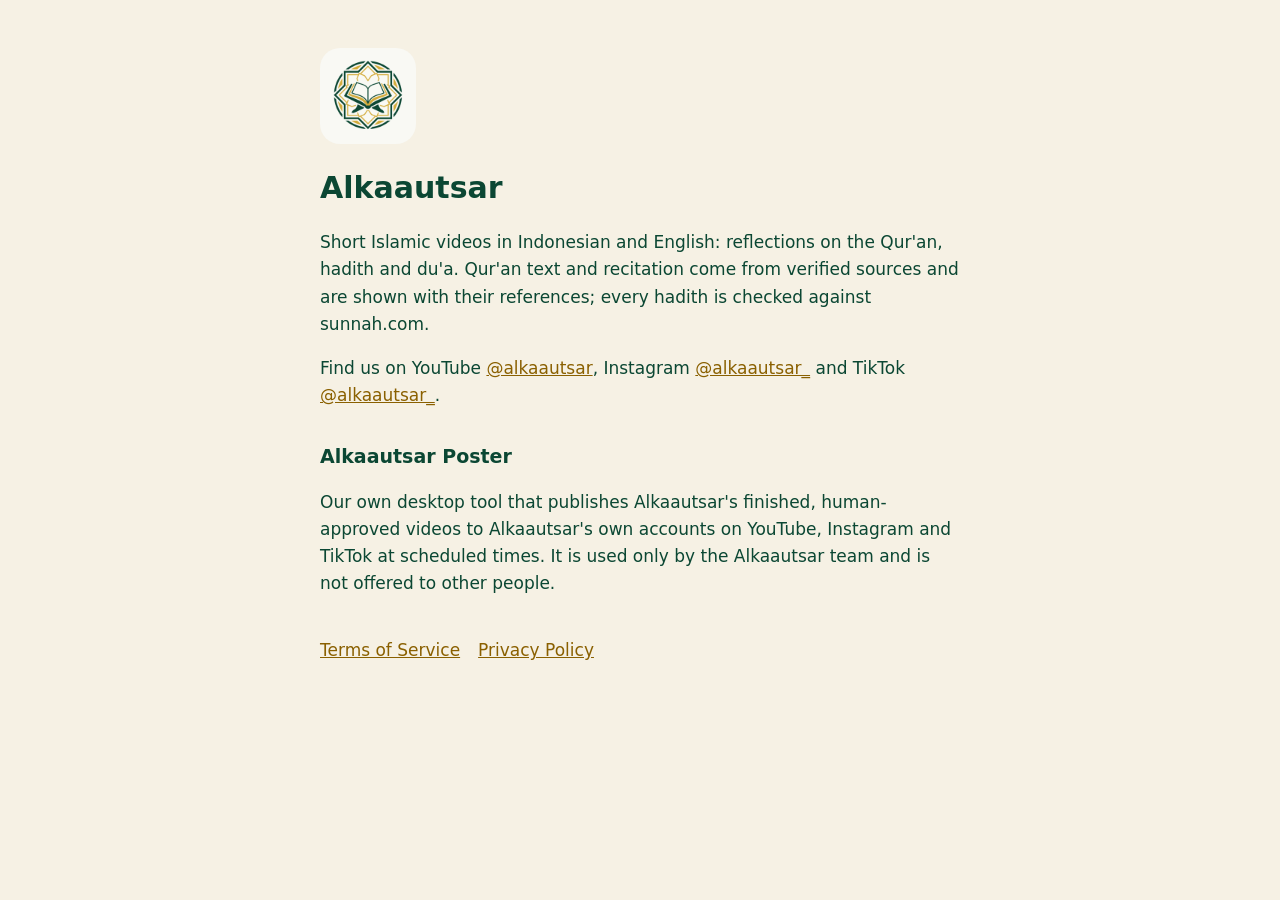
<file: index.html>
<!doctype html><html lang="en"><head><meta charset="utf-8"><meta name="viewport" content="width=device-width,initial-scale=1">
<title>Alkaautsar</title><link rel="stylesheet" href="style.css"><link rel="icon" href="icon.png"></head><body><main>
<img class="logo" src="icon.png" alt="Alkaautsar logo">
<h1>Alkaautsar</h1>
<p>Short Islamic videos in Indonesian and English: reflections on the Qur'an, hadith and du'a. Qur'an text and recitation come from verified sources and are shown with their references; every hadith is checked against sunnah.com.</p>
<p>Find us on YouTube <a href="https://www.youtube.com/@alkaautsar">@alkaautsar</a>, Instagram <a href="https://www.instagram.com/alkaautsar_/">@alkaautsar_</a> and TikTok <a href="https://www.tiktok.com/@alkaautsar_">@alkaautsar_</a>.</p>
<h2>Alkaautsar Poster</h2>
<p>Our own desktop tool that publishes Alkaautsar's finished, human-approved videos to Alkaautsar's own accounts on YouTube, Instagram and TikTok at scheduled times. It is used only by the Alkaautsar team and is not offered to other people.</p>
<nav><a href="terms.html">Terms of Service</a><a href="privacy.html">Privacy Policy</a></nav>
</main></body></html>
</file>
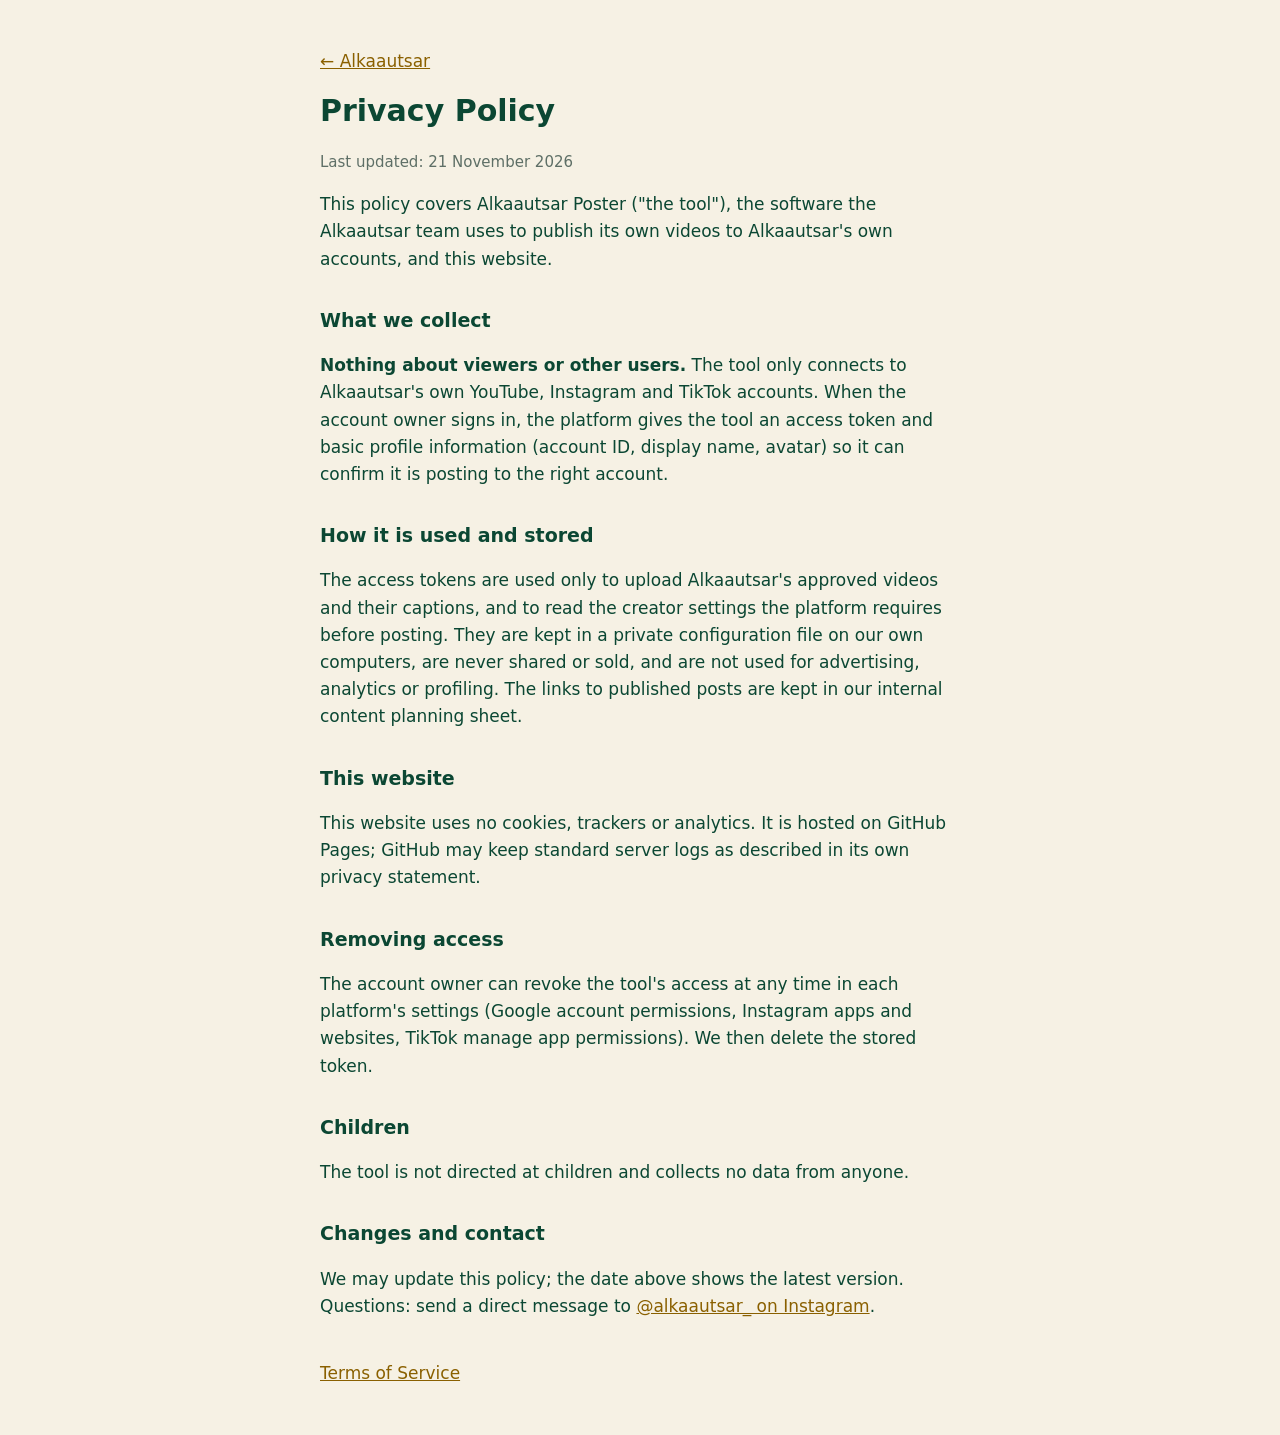
<file: privacy.html>
<!doctype html><html lang="en"><head><meta charset="utf-8"><meta name="viewport" content="width=device-width,initial-scale=1">
<title>Privacy Policy · Alkaautsar</title><link rel="stylesheet" href="style.css"><link rel="icon" href="icon.png"></head><body><main>
<a href="./">← Alkaautsar</a>
<h1>Privacy Policy</h1><p class="muted">Last updated: 21 November 2026</p>
<p>This policy covers Alkaautsar Poster ("the tool"), the software the Alkaautsar team uses to publish its own videos to Alkaautsar's own accounts, and this website.</p>
<h2>What we collect</h2>
<p><strong>Nothing about viewers or other users.</strong> The tool only connects to Alkaautsar's own YouTube, Instagram and TikTok accounts. When the account owner signs in, the platform gives the tool an access token and basic profile information (account ID, display name, avatar) so it can confirm it is posting to the right account.</p>
<h2>How it is used and stored</h2>
<p>The access tokens are used only to upload Alkaautsar's approved videos and their captions, and to read the creator settings the platform requires before posting. They are kept in a private configuration file on our own computers, are never shared or sold, and are not used for advertising, analytics or profiling. The links to published posts are kept in our internal content planning sheet.</p>
<h2>This website</h2>
<p>This website uses no cookies, trackers or analytics. It is hosted on GitHub Pages; GitHub may keep standard server logs as described in its own privacy statement.</p>
<h2>Removing access</h2>
<p>The account owner can revoke the tool's access at any time in each platform's settings (Google account permissions, Instagram apps and websites, TikTok manage app permissions). We then delete the stored token.</p>
<h2>Children</h2>
<p>The tool is not directed at children and collects no data from anyone.</p>
<h2>Changes and contact</h2>
<p>We may update this policy; the date above shows the latest version. Questions: send a direct message to <a href="https://www.instagram.com/alkaautsar_/">@alkaautsar_ on Instagram</a>.</p>
<nav><a href="terms.html">Terms of Service</a></nav>
</main></body></html>
</file>
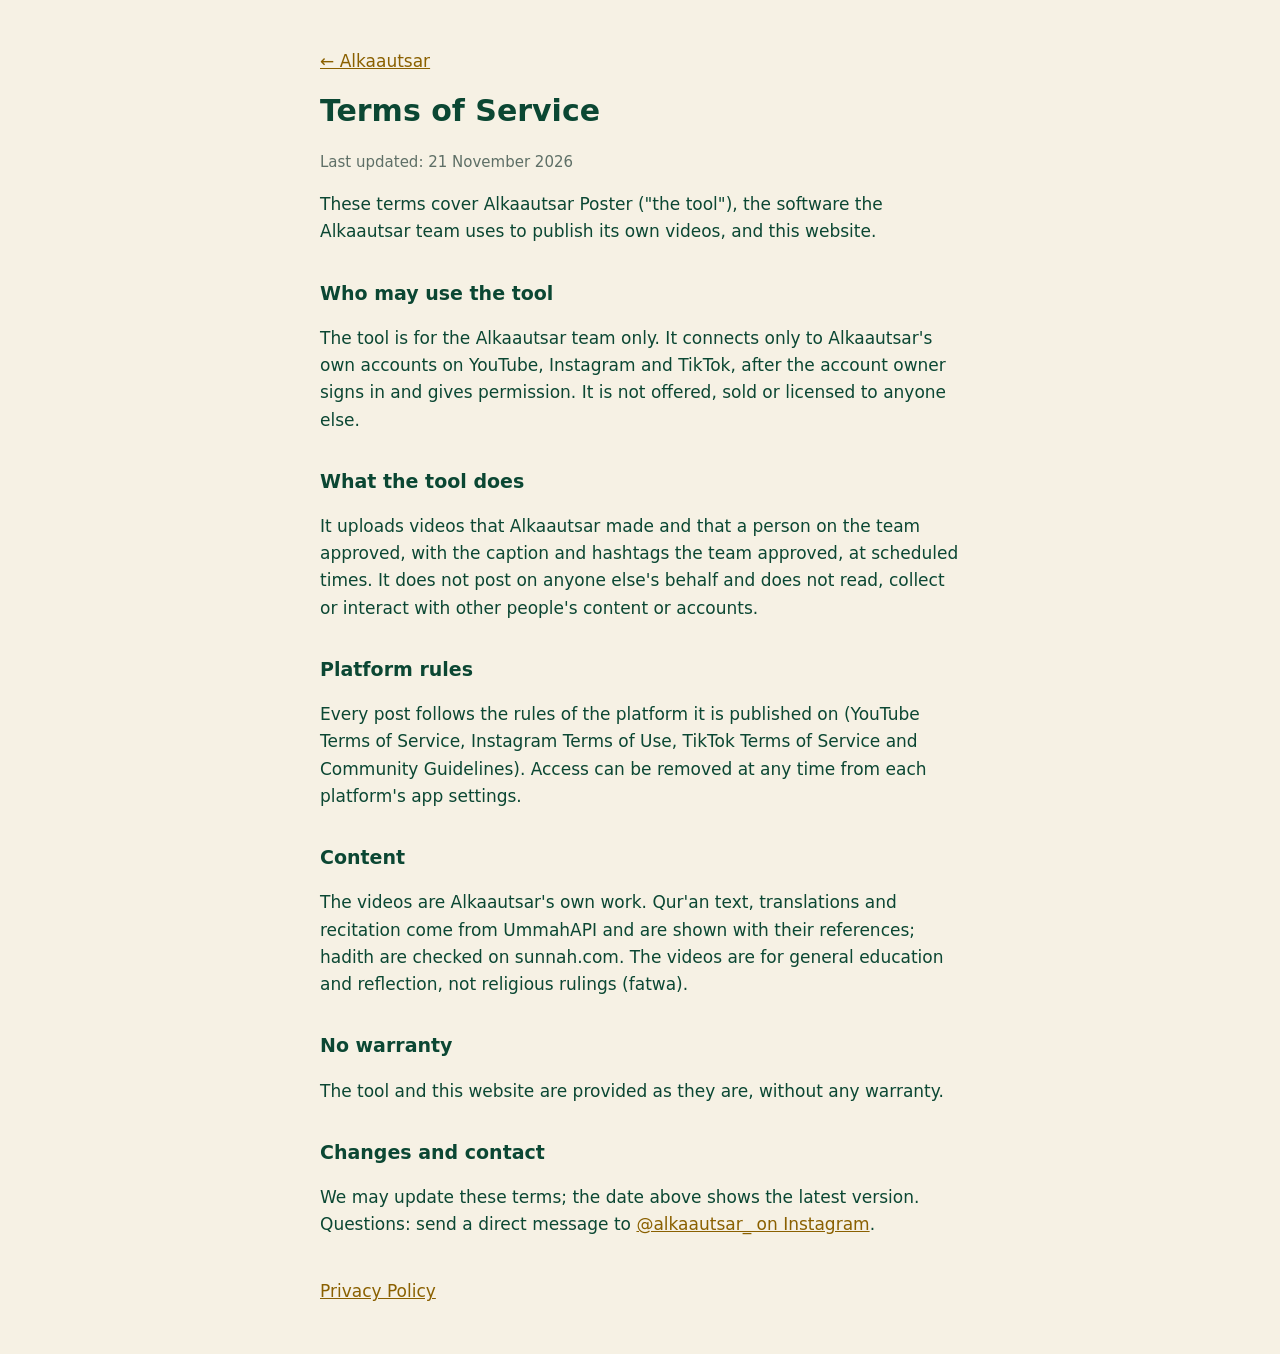
<file: terms.html>
<!doctype html><html lang="en"><head><meta charset="utf-8"><meta name="viewport" content="width=device-width,initial-scale=1">
<title>Terms of Service · Alkaautsar</title><link rel="stylesheet" href="style.css"><link rel="icon" href="icon.png"></head><body><main>
<a href="./">← Alkaautsar</a>
<h1>Terms of Service</h1><p class="muted">Last updated: 21 November 2026</p>
<p>These terms cover Alkaautsar Poster ("the tool"), the software the Alkaautsar team uses to publish its own videos, and this website.</p>
<h2>Who may use the tool</h2>
<p>The tool is for the Alkaautsar team only. It connects only to Alkaautsar's own accounts on YouTube, Instagram and TikTok, after the account owner signs in and gives permission. It is not offered, sold or licensed to anyone else.</p>
<h2>What the tool does</h2>
<p>It uploads videos that Alkaautsar made and that a person on the team approved, with the caption and hashtags the team approved, at scheduled times. It does not post on anyone else's behalf and does not read, collect or interact with other people's content or accounts.</p>
<h2>Platform rules</h2>
<p>Every post follows the rules of the platform it is published on (YouTube Terms of Service, Instagram Terms of Use, TikTok Terms of Service and Community Guidelines). Access can be removed at any time from each platform's app settings.</p>
<h2>Content</h2>
<p>The videos are Alkaautsar's own work. Qur'an text, translations and recitation come from UmmahAPI and are shown with their references; hadith are checked on sunnah.com. The videos are for general education and reflection, not religious rulings (fatwa).</p>
<h2>No warranty</h2>
<p>The tool and this website are provided as they are, without any warranty.</p>
<h2>Changes and contact</h2>
<p>We may update these terms; the date above shows the latest version. Questions: send a direct message to <a href="https://www.instagram.com/alkaautsar_/">@alkaautsar_ on Instagram</a>.</p>
<nav><a href="privacy.html">Privacy Policy</a></nav>
</main></body></html>
</file>
<file: style.css>
:root{--bg:#F6F1E4;--ink:#0B4733;--gold:#8A6000;--muted:#5E6F66}
@media (prefers-color-scheme:dark){:root{--bg:#020914;--ink:#F4EEDC;--gold:#D3AB3A;--muted:#9AA8BA}}
*{box-sizing:border-box}body{margin:0;background:var(--bg);color:var(--ink);font:17px/1.6 system-ui,-apple-system,Segoe UI,sans-serif}
main{max-width:680px;margin:0 auto;padding:48px 20px}h1{font-size:30px;margin:12px 0 4px}h2{font-size:19px;margin-top:32px}
a{color:var(--gold)}.muted{color:var(--muted);font-size:15px}img.logo{width:96px;height:96px;border-radius:20px}
nav{margin-top:40px;display:flex;gap:18px;flex-wrap:wrap}
</file>
